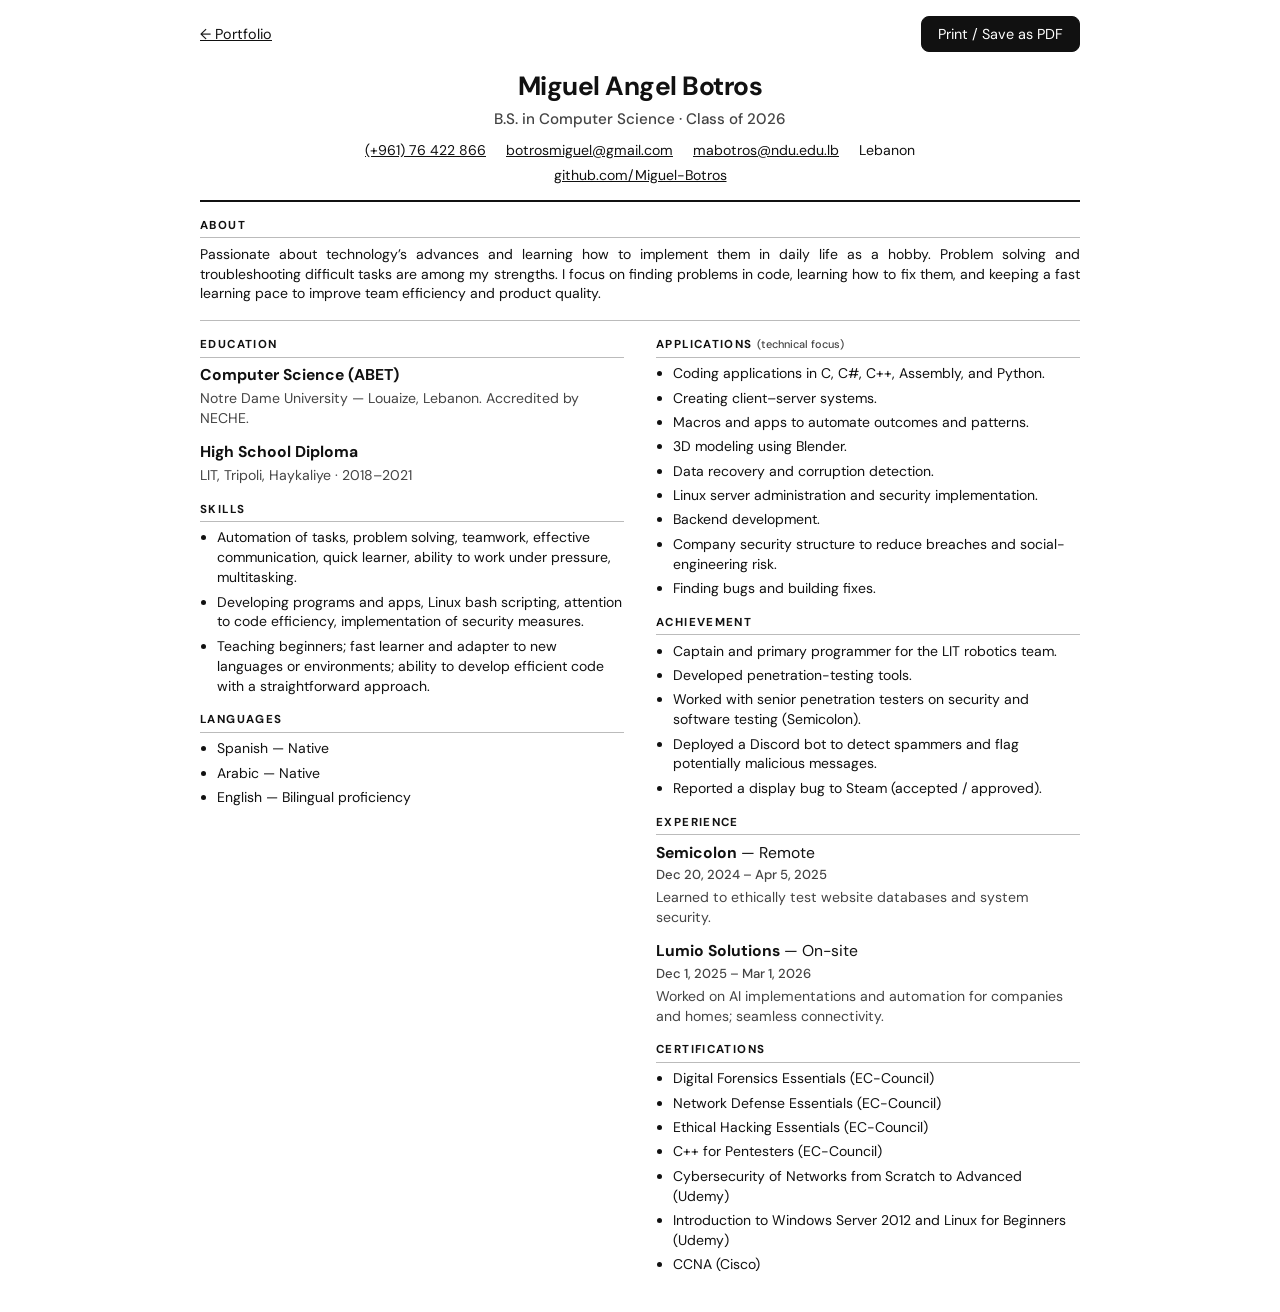
<file: resume.html>
<!DOCTYPE html>
<html lang="en">
<head>
  <meta charset="UTF-8" />
  <meta name="viewport" content="width=device-width, initial-scale=1" />
  <title>Miguel Angel Botros — Résumé</title>
  <link rel="preconnect" href="https://fonts.googleapis.com" />
  <link rel="preconnect" href="https://fonts.gstatic.com" crossorigin />
  <link href="https://fonts.googleapis.com/css2?family=DM+Sans:ital,opsz,wght@0,9..40,400;0,9..40,500;0,9..40,600;0,9..40,700;1,9..40,400&display=swap" rel="stylesheet" />
  <link rel="stylesheet" href="css/resume.css" />
</head>
<body>
  <div class="resume-actions no-print">
    <a href="index.html">← Portfolio</a>
    <button type="button" onclick="window.print()">Print / Save as PDF</button>
  </div>

  <article class="resume">
    <header class="resume-header">
      <h1>Miguel Angel Botros</h1>
      <p class="resume-tagline">B.S. in Computer Science · Class of 2026</p>
      <ul class="resume-contact">
        <li><a href="tel:+96176422866">(+961) 76 422 866</a></li>
        <li><a href="mailto:botrosmiguel@gmail.com">botrosmiguel@gmail.com</a></li>
        <li><a href="mailto:mabotros@ndu.edu.lb">mabotros@ndu.edu.lb</a></li>
        <li>Lebanon</li>
        <li class="resume-contact-github"><a href="https://github.com/Miguel-Botros">github.com/Miguel-Botros</a></li>
      </ul>
    </header>

    <section class="resume-about">
      <h2>About</h2>
      <p>
        Passionate about technology’s advances and learning how to implement them in daily life as a hobby.
        Problem solving and troubleshooting difficult tasks are among my strengths. I focus on finding problems in code,
        learning how to fix them, and keeping a fast learning pace to improve team efficiency and product quality.
      </p>
    </section>

    <div class="resume-columns">
      <div class="resume-col resume-col-left">
        <section>
          <h2>Education</h2>
          <div class="entry">
            <div class="entry-head"><strong>Computer Science (ABET)</strong></div>
            <p class="entry-meta">Notre Dame University — Louaize, Lebanon. Accredited by NECHE.</p>
          </div>
          <div class="entry">
            <div class="entry-head"><strong>High School Diploma</strong></div>
            <p class="entry-meta">LIT, Tripoli, Haykaliye · 2018–2021</p>
          </div>
        </section>

        <section>
          <h2>Skills</h2>
          <ul class="resume-list-tight">
            <li>Automation of tasks, problem solving, teamwork, effective communication, quick learner, ability to work under pressure, multitasking.</li>
            <li>Developing programs and apps, Linux bash scripting, attention to code efficiency, implementation of security measures.</li>
            <li>Teaching beginners; fast learner and adapter to new languages or environments; ability to develop efficient code with a straightforward approach.</li>
          </ul>
        </section>

        <section>
          <h2>Languages</h2>
          <ul class="resume-list-tight">
            <li>Spanish — Native</li>
            <li>Arabic — Native</li>
            <li>English — Bilingual proficiency</li>
          </ul>
        </section>
      </div>

      <div class="resume-col resume-col-right">
        <section>
          <h2>Applications <span class="section-sub">(technical focus)</span></h2>
          <ul class="resume-list-tight">
            <li>Coding applications in C, C#, C++, Assembly, and Python.</li>
            <li>Creating client–server systems.</li>
            <li>Macros and apps to automate outcomes and patterns.</li>
            <li>3D modeling using Blender.</li>
            <li>Data recovery and corruption detection.</li>
            <li>Linux server administration and security implementation.</li>
            <li>Backend development.</li>
            <li>Company security structure to reduce breaches and social-engineering risk.</li>
            <li>Finding bugs and building fixes.</li>
          </ul>
        </section>

        <section>
          <h2>Achievement</h2>
          <ul class="resume-list-tight">
            <li>Captain and primary programmer for the LIT robotics team.</li>
            <li>Developed penetration-testing tools.</li>
            <li>Worked with senior penetration testers on security and software testing (Semicolon).</li>
            <li>Deployed a Discord bot to detect spammers and flag potentially malicious messages.</li>
            <li>Reported a display bug to Steam (accepted / approved).</li>
          </ul>
        </section>

        <section>
          <h2>Experience</h2>
          <div class="entry">
            <div class="entry-head"><strong>Semicolon</strong> — Remote</div>
            <p class="entry-dates">Dec 20, 2024 – Apr 5, 2025</p>
            <p class="entry-meta">Learned to ethically test website databases and system security.</p>
          </div>
          <div class="entry">
            <div class="entry-head"><strong>Lumio Solutions</strong> — On-site</div>
            <p class="entry-dates">Dec 1, 2025 – Mar 1, 2026</p>
            <p class="entry-meta">Worked on AI implementations and automation for companies and homes; seamless connectivity.</p>
          </div>
        </section>

        <section>
          <h2>Certifications</h2>
          <ul class="resume-list-tight">
            <li>Digital Forensics Essentials (EC-Council)</li>
            <li>Network Defense Essentials (EC-Council)</li>
            <li>Ethical Hacking Essentials (EC-Council)</li>
            <li>C++ for Pentesters (EC-Council)</li>
            <li>Cybersecurity of Networks from Scratch to Advanced (Udemy)</li>
            <li>Introduction to Windows Server 2012 and Linux for Beginners (Udemy)</li>
            <li>CCNA (Cisco)</li>
          </ul>
        </section>
      </div>
    </div>
  </article>
</body>
</html>
</file>
<file: css/resume.css>
/* Print-friendly résumé — two-column layout */
:root {
  --ink: #111;
  --muted: #444;
  --line: #bbb;
  --font: "DM Sans", system-ui, sans-serif;
}

* {
  box-sizing: border-box;
}

body {
  margin: 0;
  font-family: var(--font);
  font-size: 10.5pt;
  line-height: 1.42;
  color: var(--ink);
  background: #fff;
}

.resume-actions {
  max-width: 920px;
  margin: 0 auto;
  padding: 1rem 1.25rem;
  display: flex;
  justify-content: space-between;
  align-items: center;
  gap: 1rem;
  font-size: 0.9rem;
}

.resume-actions a,
.resume-actions button {
  font-family: inherit;
  font-size: 0.9rem;
}

.resume-actions a {
  color: var(--ink);
}

.resume-actions button {
  padding: 0.5rem 1rem;
  border-radius: 8px;
  border: 1px solid var(--ink);
  background: var(--ink);
  color: #fff;
  cursor: pointer;
}

.resume {
  max-width: 920px;
  margin: 0 auto;
  padding: 0 1.25rem 2rem;
}

.resume-header {
  border-bottom: 2px solid var(--ink);
  padding-bottom: 0.85rem;
  margin-bottom: 1rem;
  text-align: center;
}

.resume-header h1 {
  margin: 0 0 0.2rem;
  font-size: 1.65rem;
  font-weight: 700;
  letter-spacing: -0.02em;
}

.resume-tagline {
  margin: 0 0 0.65rem;
  color: var(--muted);
  font-size: 0.95rem;
  font-weight: 500;
}

.resume-contact {
  list-style: none;
  padding: 0;
  margin: 0;
  display: flex;
  flex-wrap: wrap;
  justify-content: center;
  gap: 0.35rem 1.25rem;
  font-size: 0.88rem;
}

.resume-contact a {
  color: var(--ink);
}

.resume-contact-github {
  flex-basis: 100%;
  text-align: center;
}

.resume-about {
  margin-bottom: 1rem;
  padding-bottom: 1rem;
  border-bottom: 1px solid var(--line);
}

.resume-about h2 {
  margin: 0 0 0.4rem;
}

.resume-about p {
  margin: 0;
  text-align: justify;
  hyphens: auto;
}

.resume-columns {
  display: grid;
  grid-template-columns: 1fr 1fr;
  gap: 1.5rem 2rem;
  align-items: start;
}

@media (max-width: 700px) {
  .resume-columns {
    grid-template-columns: 1fr;
  }
}

.resume-col section {
  margin-bottom: 1rem;
}

.resume-col section:last-child {
  margin-bottom: 0;
}

section h2 {
  margin: 0 0 0.4rem;
  font-size: 0.72rem;
  text-transform: uppercase;
  letter-spacing: 0.12em;
  font-weight: 700;
  border-bottom: 1px solid var(--line);
  padding-bottom: 0.2rem;
}

.section-sub {
  text-transform: none;
  letter-spacing: normal;
  font-weight: 500;
  font-size: 0.68rem;
  color: var(--muted);
}

.entry {
  margin-bottom: 0.75rem;
}

.entry:last-child {
  margin-bottom: 0;
}

.entry-head {
  margin-bottom: 0.15rem;
  font-size: 0.98rem;
}

.entry-dates {
  margin: 0 0 0.2rem;
  font-size: 0.82rem;
  color: var(--muted);
  font-weight: 500;
}

.entry-meta {
  margin: 0;
  color: var(--muted);
  font-size: 0.88rem;
}

ul.resume-list-tight {
  margin: 0.2rem 0 0;
  padding-left: 1.05rem;
}

ul.resume-list-tight li {
  margin-bottom: 0.28rem;
}

@media print {
  .no-print {
    display: none !important;
  }

  .resume {
    padding: 0;
    max-width: none;
  }

  body {
    font-size: 10pt;
  }

  .resume-columns {
    gap: 1.25rem 1.5rem;
  }
}
</file>
